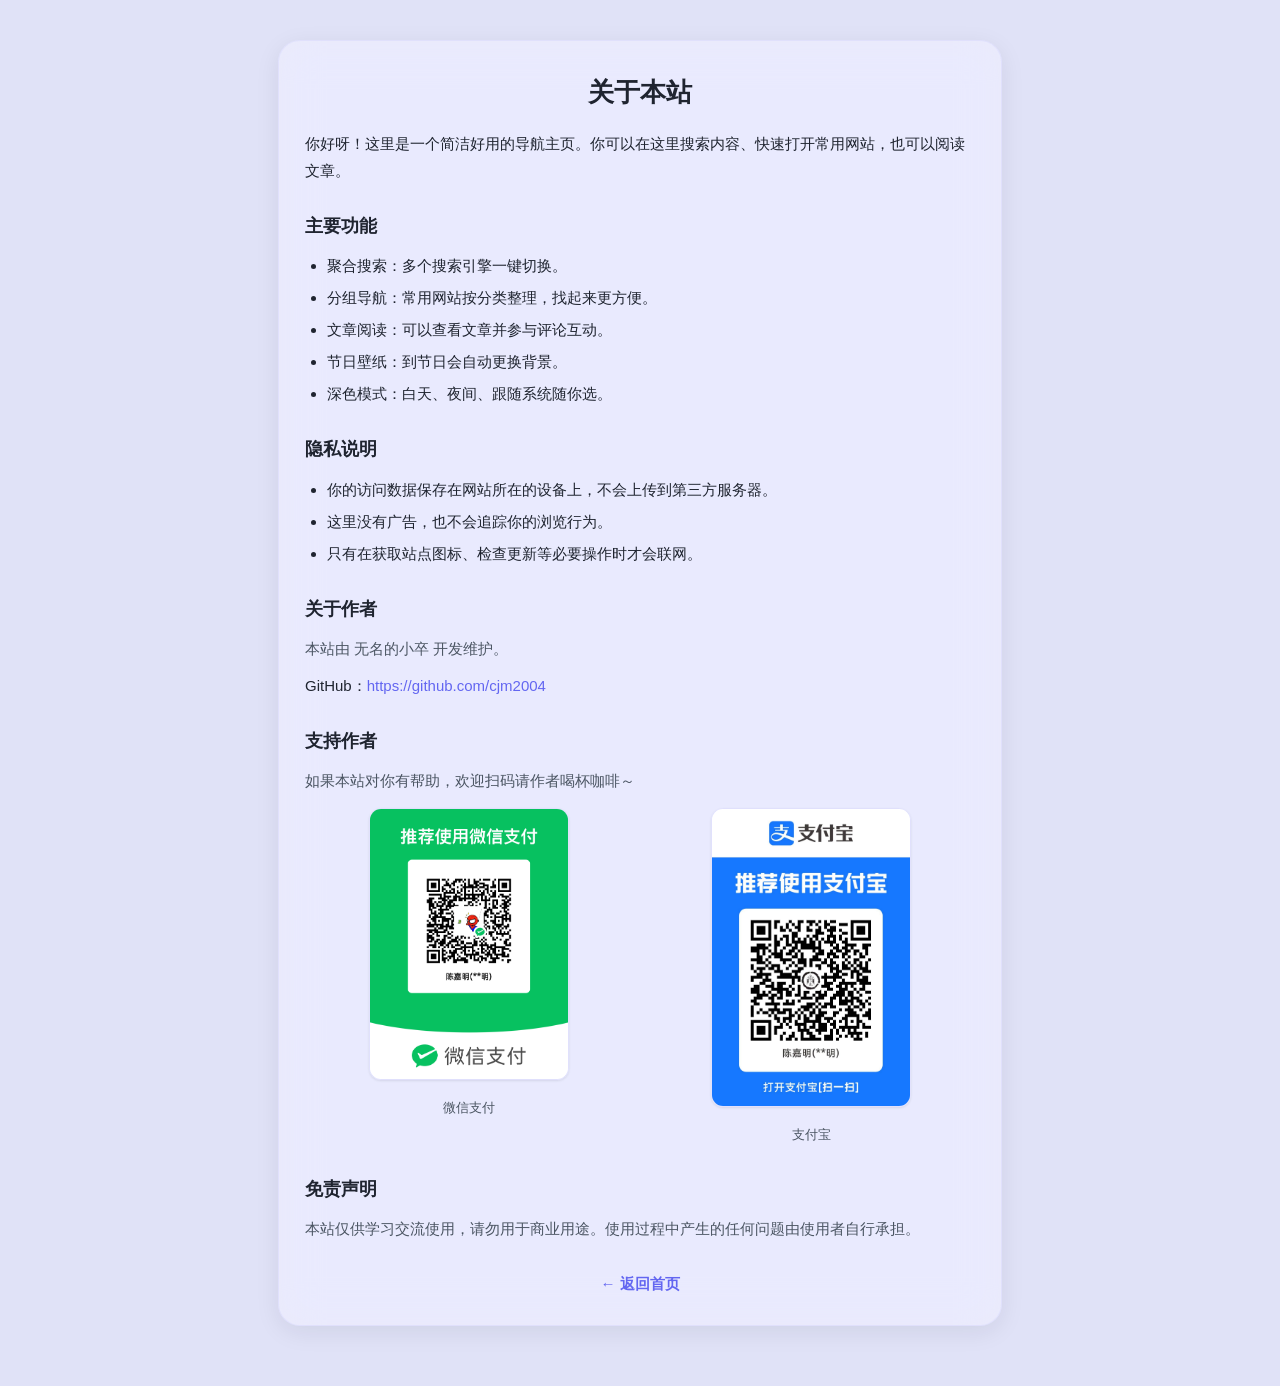
<file: go-src/web/about.html>
<!DOCTYPE html>
<html lang="zh-CN">
<head>
    <meta charset="UTF-8">
    <meta name="viewport" content="width=device-width, initial-scale=1">
    <title>关于本站 - 我的导航</title>
    <script src="assets/js/theme.js"></script>
    <link href="assets/css/style.css" type="text/css" rel="stylesheet">
    <style>
        body { margin: 0; min-height: 100vh; background: var(--page-bg); color: var(--ink); }
        .about-wrap { max-width: 760px; margin: 0 auto; padding: 40px 18px 60px; }
        .about-card {
            padding: 28px 26px; border: 1px solid var(--glass-border); border-radius: var(--radius-lg);
            background: var(--glass-bg); -webkit-backdrop-filter: var(--blur); backdrop-filter: var(--blur);
            box-shadow: var(--shadow-md); color: var(--ink); line-height: 1.8; font-size: 15px;
            overflow-wrap: anywhere;
        }
        .about-card h1 { margin: 0 0 14px; font-size: 26px; text-align: center; color: var(--ink); }
        .about-card h2 { margin: 26px 0 10px; font-size: 18px; color: var(--ink); }
        .about-card p { margin: 10px 0; }
        .about-card a { color: var(--accent); word-break: break-all; }
        .about-card ul { padding-left: 22px; margin: 8px 0; }
        .about-card li { margin: 5px 0; }
        .qr-row { display: grid; grid-template-columns: 1fr 1fr; gap: 14px; margin: 14px 0; text-align: center; }
        .qr-row figure { margin: 0; }
        .qr-row img { width: 100%; max-width: 200px; border: 1px solid var(--glass-border); border-radius: 12px; box-shadow: var(--shadow-sm); }
        .qr-row figcaption { margin-top: 8px; color: var(--ink-soft); font-size: 13px; }
        .back-home { display: block; text-align: center; margin-top: 28px; color: var(--accent); font-weight: 700; }
        .muted { color: var(--ink-soft); }
        @media (max-width: 640px) {
            .about-wrap { padding: 20px 12px 40px; }
            .about-card { padding: 22px 16px; }
            .qr-row { grid-template-columns: 1fr; }
        }
    </style>
</head>
<body>
    <div class="about-wrap">
        <div class="about-card">
            <h1>关于本站</h1>
            <p>你好呀！这里是一个简洁好用的导航主页。你可以在这里搜索内容、快速打开常用网站，也可以阅读文章。</p>

            <h2>主要功能</h2>
            <ul>
                <li>聚合搜索：多个搜索引擎一键切换。</li>
                <li>分组导航：常用网站按分类整理，找起来更方便。</li>
                <li>文章阅读：可以查看文章并参与评论互动。</li>
                <li>节日壁纸：到节日会自动更换背景。</li>
                <li>深色模式：白天、夜间、跟随系统随你选。</li>
            </ul>

            <h2>隐私说明</h2>
            <ul>
                <li>你的访问数据保存在网站所在的设备上，不会上传到第三方服务器。</li>
                <li>这里没有广告，也不会追踪你的浏览行为。</li>
                <li>只有在获取站点图标、检查更新等必要操作时才会联网。</li>
            </ul>

            <h2>关于作者</h2>
            <p class="muted">本站由 无名的小卒 开发维护。</p>
            <p>GitHub：<a href="https://github.com/cjm2004" target="_blank" rel="noopener">https://github.com/cjm2004</a></p>

            <h2>支持作者</h2>
            <p class="muted">如果本站对你有帮助，欢迎扫码请作者喝杯咖啡～</p>
            <div class="qr-row">
                <figure>
                    <img src="assets/img/donate/wechat.png" alt="微信支付收款码" loading="lazy">
                    <figcaption>微信支付</figcaption>
                </figure>
                <figure>
                    <img src="assets/img/donate/alipay.jpg" alt="支付宝收款码" loading="lazy">
                    <figcaption>支付宝</figcaption>
                </figure>
            </div>

            <h2>免责声明</h2>
            <p class="muted">本站仅供学习交流使用，请勿用于商业用途。使用过程中产生的任何问题由使用者自行承担。</p>

            <a class="back-home" href="index.html">&larr; 返回首页</a>
        </div>
    </div>
</body>
</html>
</file>
<file: go-src/web/assets/css/style.css>
/* ============================================================
   HelloPage 风格导航站 — 精致版样式
   设计语言：柔和渐变光斑 + 毛玻璃卡片 + 克制动效
   ============================================================ */

:root {
    --ink: #1f2430;
    --ink-soft: #4b5563;
    --ink-faint: #9aa3b2;
    --accent: #6366f1;
    --accent-2: #8b5cf6;
    --accent-rgb: 99, 102, 241;
    --accent-2-rgb: 139, 92, 246;
    --accent-soft: rgba(99, 102, 241, 0.14);
    --accent-faint: rgba(99, 102, 241, 0.08);
    --page-bg: #eef0f8;
    --page-bg-2: #e8ebf8;
    --glass-bg: rgba(255, 255, 255, 0.55);
    --glass-border: rgba(255, 255, 255, 0.7);
    --control-bg: rgba(255, 255, 255, 0.72);
    --title-ink-start: #111827;
    --shadow-sm: 0 1px 2px rgba(17, 24, 39, 0.04), 0 1px 3px rgba(17, 24, 39, 0.06);
    --shadow-md: 0 6px 24px rgba(17, 24, 39, 0.08);
    --shadow-lg: 0 16px 48px rgba(79, 70, 229, 0.16);
    --radius-lg: 22px;
    --radius-md: 16px;
    --radius-sm: 12px;
    --blur: saturate(160%) blur(20px);
}

:root[data-theme="dark"] {
    --ink: #e6edf2;
    --title-ink-start: #e6edf2;
    --ink-soft: #a9b8c6;
    --ink-faint: #748494;
    --shadow-sm: 0 1px 2px rgba(0, 0, 0, 0.35), 0 1px 3px rgba(0, 0, 0, 0.3);
    --shadow-md: 0 6px 24px rgba(0, 0, 0, 0.38);
    --shadow-lg: 0 16px 48px rgba(0, 0, 0, 0.46);
}
@media (prefers-color-scheme: dark) {
    :root:not([data-theme="light"]) {
        --ink: #e6edf2;
        --title-ink-start: #e6edf2;
        --ink-soft: #a9b8c6;
        --ink-faint: #748494;
        --shadow-sm: 0 1px 2px rgba(0, 0, 0, 0.35), 0 1px 3px rgba(0, 0, 0, 0.3);
        --shadow-md: 0 6px 24px rgba(0, 0, 0, 0.38);
        --shadow-lg: 0 16px 48px rgba(0, 0, 0, 0.46);
    }
}

* { box-sizing: border-box; }

a { text-decoration: none; color: inherit; }

body {
    margin: 0;
    font-size: 14px;
    color: var(--ink);
    font-family: -apple-system, BlinkMacSystemFont, "Segoe UI", "PingFang SC",
        "Hiragino Sans GB", "Microsoft YaHei", "Helvetica Neue", Arial, sans-serif;
    line-height: 1.5;
    overflow-x: hidden;
    min-height: 100vh;
    /* 背景由季节/节日图片提供，图片失效时回退到柔和光斑 */
    background-color: var(--page-bg);
    background-image:
        radial-gradient(52% 42% at 12% 8%, rgba(var(--accent-rgb), 0.18), transparent 62%),
        radial-gradient(44% 36% at 88% 2%, rgba(139, 92, 246, 0.16), transparent 60%),
        radial-gradient(40% 38% at 82% 82%, rgba(56, 189, 248, 0.15), transparent 62%),
        radial-gradient(46% 42% at 14% 92%, rgba(244, 114, 182, 0.13), transparent 60%),
        radial-gradient(60% 60% at 50% 50%, rgba(255, 255, 255, 0.55), transparent 70%);
    background-attachment: fixed;
    -webkit-font-smoothing: antialiased;
}

/* ---------- 背景层（图片 / 视频，可选覆盖在光斑之上） ---------- */
.banner-video {
    position: fixed;
    inset: 0;
    z-index: 0;
    overflow: hidden;
    pointer-events: none;
    background: radial-gradient(ellipse at 20% 10%, #dfe3fc, transparent 65%), radial-gradient(ellipse at 80% 85%, #f5e1ee, transparent 65%);

}

.banner-video::after {
    content: "";
    position: absolute;
    inset: 0;
    background: linear-gradient(180deg, rgba(245, 248, 255, 0.2) 0%, rgba(238, 240, 248, 0.48) 52%, rgba(238, 240, 248, 0.9) 100%);
}

.banner-video img,
.banner-video video {
    width: 100%;
    height: 100%;
    object-fit: cover;
    opacity: 0.82;
    filter: saturate(0.9) contrast(0.95);
}

.bottom-cover {
    display: none;
}

/* ---------- 顶部导航 ---------- */
.navbar {
    position: relative;
    z-index: 1000;
    display: flex;
    align-items: center;
    justify-content: space-between;
    padding: 20px 32px;
    max-width: 1240px;
    margin: 0 auto;
}

.navbar-toggler {
    display: none;
    background: none;
    border: none;
    color: var(--ink);
    cursor: pointer;
    padding: 8px;
    border-radius: 10px;
}

.type-right { display: none; }

.collapse {
    display: flex;
    align-items: center;
    justify-content: space-between;
    flex: 1;
    margin-left: 20px;
}

.nav-admin-entry {
    margin-left: auto;
    padding: 0 18px;
}

.nav-admin-link {
    display: inline-flex;
    align-items: center;
    min-height: 36px;
    padding: 0 14px;
    border: 1px solid var(--glass-border);
    border-radius: 12px;
    background: var(--glass-bg);
    box-shadow: var(--shadow-sm);
    color: var(--ink-soft);
    font-size: 13px;
    font-weight: 650;
    transition: transform 0.2s ease, background 0.2s ease, color 0.2s ease;
}

.nav-admin-link:hover {
    color: var(--ink);
    background: var(--control-bg);
    transform: translateY(-1px);
}

#nav-menu {
    display: flex;
    align-items: center;
    gap: 6px;
    list-style: none;
    margin: 0;
    padding: 0;
}

#nav-menu .nav-item .nav-link {
    display: inline-block;
    padding: 8px 16px;
    border-radius: 999px;
    color: var(--ink-soft);
    font-size: 14px;
    font-weight: 500;
    transition: color 0.2s, background 0.2s;
}

#nav-menu .nav-item .nav-link:hover {
    color: var(--ink);
    background: var(--glass-bg);
}

#main {
    display: flex;
    flex-direction: column;
    align-items: flex-end;
    line-height: 1.2;
}

#show_time {
    font-family: "Micro", ui-monospace, "SF Mono", Menlo, monospace;
    font-size: 30px;
    font-weight: 700;
    letter-spacing: 1px;
    color: var(--ink);
    font-variant-numeric: tabular-nums;
}

#show_date {
    font-size: 13px;
    color: var(--ink-faint);
    margin-top: 2px;
}

/* ---------- 主容器 ---------- */
.container {
    position: relative;
    z-index: 100;
    max-width: 1120px;
    margin: 0 auto;
    padding: 26px 24px 80px;
}

/* ---------- 标题区 ---------- */
.title {
    margin: 0;
    text-align: center;
    font-size: 33px;
    font-weight: 800;
    letter-spacing: 0.4px;
    background: linear-gradient(120deg, var(--title-ink-start) 0%, var(--accent) 55%, var(--accent-2) 100%);
    -webkit-background-clip: text;
    background-clip: text;
    -webkit-text-fill-color: transparent;
    color: transparent;
}

.content {
    margin: 9px auto 0;
    text-align: center;
    font-size: 15px;
    color: var(--ink-soft);
    letter-spacing: 0.5px;
}

/* ---------- 搜索区 ---------- */
#search {
    position: relative;
    z-index: 2000;
    max-width: 660px;
    margin: 20px auto 0;
}

.search-type {
    display: flex;
    flex-wrap: wrap;
    justify-content: center;
    gap: 8px;
    list-style: none;
    margin: 0 0 16px;
    padding: 0;
}

.search-type li { display: inline-block; }

.search-type li label {
    display: inline-flex;
    align-items: center;
    gap: 7px;
    padding: 8px 15px;
    border-radius: 999px;
    background: var(--glass-bg);
    -webkit-backdrop-filter: var(--blur);
    backdrop-filter: var(--blur);
    border: 1px solid var(--glass-border);
    box-shadow: var(--shadow-sm);
    font-size: 13px;
    font-weight: 600;
    color: var(--ink-soft);
    cursor: pointer;
    transition: transform 0.18s ease, box-shadow 0.18s ease, background 0.18s ease;
    user-select: none;
}

.search-type li label .icon,
.search-type li label svg.icon,
.search-type li label img {
    width: 15px;
    height: 15px;
    flex: none;
    vertical-align: middle;
}

.search-type li label:hover {
    transform: translateY(-1px);
    box-shadow: var(--shadow-md);
}

.search-type input:checked + label {
    color: #fff;
    background: linear-gradient(135deg, var(--accent), var(--accent-2));
    border-color: transparent;
    box-shadow: 0 8px 20px rgba(var(--accent-rgb), 0.32);
}

.search-type input:checked + label span { color: #fff; }

.search-type input:checked + label .icon,
.search-type input:checked + label svg.icon,
.search-type input:checked + label img { filter: brightness(10); }

/* 搜索框 */
#super-search-fm {
    position: relative;
    display: flex;
    align-items: center;
}

#search-text {
    width: 100%;
    height: 58px;
    border: 1px solid var(--glass-border);
    border-radius: 20px;
    background: var(--glass-bg);
    -webkit-backdrop-filter: var(--blur);
    backdrop-filter: var(--blur);
    box-shadow: var(--shadow-md);
    font-size: 16px;
    color: var(--ink);
    padding: 0 74px 0 24px;
    outline: none;
    transition: box-shadow 0.22s ease, border-color 0.22s ease, background 0.22s ease;
}

#search-text::placeholder { color: var(--ink-faint); }

#search-text:focus {
    border-color: rgba(var(--accent-rgb), 0.55);
    background: var(--control-bg);
    box-shadow: 0 0 0 4px rgba(var(--accent-rgb), 0.12), var(--shadow-lg);
}

#super-search-fm .submit {
    position: absolute;
    right: 8px;
    top: 50%;
    transform: translateY(-50%);
    width: 44px;
    height: 44px;
    border: none;
    border-radius: 14px;
    background: linear-gradient(135deg, var(--accent), var(--accent-2));
    cursor: pointer;
    display: flex;
    align-items: center;
    justify-content: center;
    transition: transform 0.18s ease, box-shadow 0.18s ease;
    box-shadow: 0 6px 16px rgba(var(--accent-rgb), 0.32);
}

#super-search-fm .submit:hover {
    transform: translateY(-50%) scale(1.05);
    box-shadow: 0 10px 22px rgba(var(--accent-rgb), 0.4);
}

#super-search-fm .submit svg { width: 20px; height: 20px; color: #fff; }

/* 键盘操作与本地站点筛选 */
[hidden] { display: none !important; }
:focus-visible { outline: 3px solid var(--accent); outline-offset: 3px; }
.engine-radio { position: absolute; opacity: 0; width: 1px; height: 1px; }
.engine-radio:focus-visible + label { outline: 3px solid var(--accent); outline-offset: 3px; }
    .group-icon { display: inline-flex; align-items: center; flex: none; }
.group-icon svg, .group-icon img { width: 20px; height: 20px; }
.group-icon img { object-fit: contain; }
.filter-toolbar { display: flex; align-items: center; gap: 12px; flex-wrap: wrap; margin-top: 22px; }
.filter-toolbar label { font-weight: 700; color: var(--ink-soft); }
.filter-toolbar input { flex: 1; min-width: 160px; padding: 11px 14px; border-radius: 12px; border: 1px solid var(--glass-border); background: var(--glass-bg); font: inherit; color: var(--ink); -webkit-appearance: none; appearance: none; }
:root[data-theme="dark"] .filter-toolbar input { background: var(--glass-bg); color: var(--ink); }
#filter-status { color: var(--ink-soft); font-size: 12px; }
.empty-state { text-align: center; padding: 32px; border-radius: 18px; background: var(--glass-bg); }
.mylist .title { background: none; -webkit-text-fill-color: currentColor; text-align: left; }
@media (prefers-reduced-motion: reduce) { *, *::before, *::after { animation: none !important; transition: none !important; scroll-behavior: auto !important; } }

/* 壁纸管理 */
.wp-upload { padding: 14px; border: 1px dashed var(--glass-border); border-radius: 14px; background: var(--glass-bg); margin-bottom: 16px; }
.wp-sub-title { margin: 0 0 10px; font-size: 14px; color: var(--ink); }
.wp-upload-grid { display: grid; grid-template-columns: 150px 1fr 1fr 1fr auto; gap: 8px; align-items: center; }
.wp-grid { display: grid; grid-template-columns: repeat(auto-fill, minmax(220px, 1fr)); gap: 14px; }
.wp-card { overflow: hidden; border: 1px solid var(--glass-border); border-radius: 14px; background: var(--glass-bg); -webkit-backdrop-filter: var(--blur); backdrop-filter: var(--blur); box-shadow: var(--shadow-sm); }
.wp-thumb { display: block; width: 100%; height: 120px; object-fit: cover; background: rgba(127,127,127,.12); }
.wp-body { display: grid; gap: 8px; padding: 10px; }
.wp-body input, .wp-body select, .wp-upload-grid input, .wp-upload-grid select { width: 100%; padding: 8px 10px; border: 1px solid var(--glass-border); border-radius: 9px; background: var(--control-bg); color: var(--ink); font: inherit; font-size: 13px; }
.wp-upload-grid input[type=file] { padding: 6px; }
.wp-actions { display: flex; gap: 8px; }
.wp-btn { padding: 8px 12px; border: 1px solid var(--glass-border); border-radius: 9px; background: var(--control-bg); color: var(--ink); cursor: pointer; font: inherit; font-size: 13px; font-weight: 600; }
.wp-btn.primary { border: 0; color: #fff; background: linear-gradient(135deg, var(--accent), var(--accent-2)); }
.wp-btn.danger { color: #e11d48; }
.wp-btn:disabled { opacity: .55; cursor: not-allowed; }
.wp-status { margin: 12px 0 0; color: var(--ink-soft); font-size: 13px; }
@media (max-width: 680px) { .wp-upload-grid { grid-template-columns: 1fr 1fr; } .wp-upload-grid input[type=file] { grid-column: 1 / -1; } }

/* WebDAV 与备份 */
.wd-section { margin: 20px 0; padding-top: 18px; border-top: 1px solid var(--glass-border); }
.wd-section h3 { margin: 0 0 10px; font-size: 15px; color: var(--ink); }
.backup-list { display: grid; gap: 8px; margin-top: 12px; }
.backup-row { display: flex; justify-content: space-between; align-items: center; gap: 10px; padding: 9px 11px; border: 1px solid var(--glass-border); border-radius: 10px; background: var(--glass-bg); color: var(--ink-soft); font-size: 13px; overflow-wrap: anywhere; }
.backup-row small { color: var(--ink-faint); }
.backup-row .btn { flex: none; }

/* 浏览量仪表盘 */
.dash-cards { display: grid; grid-template-columns: repeat(auto-fill, minmax(150px, 1fr)); gap: 12px; margin-bottom: 16px; }
.dash-card { padding: 14px; border: 1px solid var(--glass-border); border-radius: 14px; background: var(--glass-bg); -webkit-backdrop-filter: var(--blur); backdrop-filter: var(--blur); box-shadow: var(--shadow-sm); }
.dash-card-label { display: block; color: var(--ink-soft); font-size: 12px; margin-bottom: 6px; }
.dash-card-value { font-size: 26px; font-weight: 800; color: var(--ink); }
.dash-card-sub { display: block; color: var(--ink-faint); font-size: 11px; margin-top: 4px; }
.dash-top { margin-bottom: 16px; }
.dash-sub-title { margin: 0 0 8px; font-size: 14px; color: var(--ink); }
.dash-top-row { display: flex; justify-content: space-between; gap: 10px; padding: 7px 10px; border: 1px solid var(--glass-border); border-radius: 10px; background: var(--glass-bg); margin-bottom: 6px; color: var(--ink-soft); font-size: 13px; }
.dash-top-row strong { color: var(--ink); }

.dash-head h2 { margin: 0 0 6px; font-size: 18px; color: var(--ink); }
.dash-hint { margin: 0 0 14px; color: var(--ink-soft); font-size: 13px; line-height: 1.6; }
.dash-controls { display: flex; align-items: center; gap: 8px; margin-bottom: 12px; }
.dash-label { color: var(--ink-soft); font-size: 13px; }
.dash-select { padding: 8px 12px; border: 1px solid var(--glass-border); border-radius: 10px; background: var(--control-bg); color: var(--ink); font: inherit; }
.dash-legend { display: flex; flex-wrap: wrap; gap: 10px 16px; margin-bottom: 10px; }
.dash-legend-item { display: inline-flex; align-items: center; gap: 6px; color: var(--ink-soft); font-size: 12px; }
.dash-legend-dot { width: 10px; height: 10px; border-radius: 999px; display: inline-block; }
.dash-canvas-wrap { position: relative; width: 100%; overflow: hidden; border: 1px solid var(--glass-border); border-radius: 14px; background: var(--glass-bg); -webkit-backdrop-filter: var(--blur); backdrop-filter: var(--blur); }
.dash-canvas { display: block; cursor: grab; touch-action: pan-x; }
.dash-canvas:active { cursor: grabbing; }
.dash-tooltip { position: absolute; z-index: 5; min-width: 150px; max-width: 220px; padding: 9px 11px; border-left: 4px solid var(--accent); border-radius: 10px; background: rgba(15, 23, 42, .9); color: #fff; box-shadow: var(--shadow-md); pointer-events: none; }
.dash-tooltip strong { display: block; font-size: 13px; margin-bottom: 3px; }
.dash-tooltip span { font-size: 12px; color: rgba(255,255,255,.85); }
.dash-message { min-height: 1.5em; margin: 12px 0 0; color: var(--ink-soft); font-size: 13px; }

/* 捐赠按钮与弹窗 */
.donate-btn { display: inline-flex; align-items: center; gap: 6px; margin-bottom: 12px; padding: 8px 18px; border: 0; border-radius: 999px; background: linear-gradient(135deg, var(--accent), var(--accent-2)); color: #fff; cursor: pointer; font: inherit; font-size: 13px; font-weight: 700; box-shadow: 0 6px 16px rgba(var(--accent-rgb), .3); transition: transform .15s, box-shadow .15s; }
.donate-btn:hover { transform: translateY(-1px); box-shadow: 0 8px 20px rgba(var(--accent-rgb), .36); }
.donate-modal { position: fixed; inset: 0; z-index: 9998; display: grid; place-items: center; padding: 18px; background: rgba(15, 23, 42, .5); -webkit-backdrop-filter: blur(4px); backdrop-filter: blur(4px); }
.donate-modal[hidden] { display: none !important; }
.donate-panel { width: min(430px, 100%); max-height: 86vh; overflow: auto; padding: 22px; border: 1px solid var(--glass-border); border-radius: var(--radius-lg); background: var(--glass-bg); -webkit-backdrop-filter: var(--blur); backdrop-filter: var(--blur); box-shadow: var(--shadow-lg); text-align: center; color: var(--ink); }
.donate-panel h2 { margin: 0 0 8px; font-size: 20px; }
.donate-text { margin: 0 0 14px; color: var(--ink-soft); font-size: 14px; line-height: 1.7; }
.donate-grid { display: grid; grid-template-columns: repeat(2, minmax(0, 1fr)); gap: 12px; margin: 0 0 14px; }
.donate-grid figure { margin: 0; }
.donate-grid img { display: block; width: 100%; max-width: 185px; margin: 0 auto; border: 1px solid var(--glass-border); border-radius: 12px; box-shadow: var(--shadow-sm); }
.donate-grid figcaption { margin-top: 7px; color: var(--ink-soft); font-size: 13px; font-weight: 600; }
.donate-close { padding: 8px 22px; border: 1px solid var(--glass-border); border-radius: 10px; background: var(--control-bg); color: var(--ink); cursor: pointer; font: inherit; font-weight: 700; }
@media (max-width: 430px) { .donate-grid { grid-template-columns: 1fr; } }

/* 更新管理器弹窗 */
.hp-update-overlay { position: fixed; inset: 0; z-index: 99999; display: grid; place-items: center; padding: 20px; background: rgba(15, 23, 42, .46); backdrop-filter: blur(4px); }
.hp-update-panel { width: min(420px, 100%); padding: 24px; border: 1px solid var(--glass-border); border-radius: var(--radius-lg); background: var(--glass-bg); -webkit-backdrop-filter: var(--blur); backdrop-filter: var(--blur); box-shadow: var(--shadow-lg); color: var(--ink); }
.hp-update-panel h2 { margin: 0 0 10px; font-size: 20px; }
.hp-update-content { margin: 0 0 10px; line-height: 1.7; }
.hp-update-notes { margin: 0 0 18px; color: var(--ink-soft); white-space: pre-wrap; overflow-wrap: anywhere; }
.hp-update-actions { display: flex; justify-content: flex-end; gap: 10px; }
.hp-update-btn { padding: 9px 16px; border: 1px solid var(--glass-border); border-radius: 10px; background: var(--control-bg); color: var(--ink); cursor: pointer; font: inherit; font-weight: 700; }
.hp-update-btn.primary { border: 0; color: #fff; background: linear-gradient(135deg, var(--accent), var(--accent-2)); box-shadow: 0 6px 16px rgba(var(--accent-rgb), .3); }

/* 搜索建议 */
#word {
    position: absolute;
    top: 66px;
    left: 0;
    right: 0;
    list-style: none;
    margin: 0;
    padding: 8px;
    background: var(--control-bg);
    -webkit-backdrop-filter: var(--blur);
    backdrop-filter: var(--blur);
    border: 1px solid var(--glass-border);
    border-radius: 16px;
    box-shadow: var(--shadow-lg);
    z-index: 20000;
    overflow: hidden;
}

#word li {
    padding: 11px 16px;
    border-radius: 10px;
    cursor: pointer;
    font-size: 14px;
    color: var(--ink);
    transition: background 0.15s;
}

#word li:hover,
#word li.selected { background: rgba(var(--accent-rgb), 0.1); }

/* ---------- 导航分组卡片 ---------- */
#nav-list { margin-top: 26px; }

.mylist {
    list-style: none;
    margin: 0 0 22px;
    padding: 18px 20px 14px;
    background: var(--glass-bg);
    -webkit-backdrop-filter: var(--blur);
    backdrop-filter: var(--blur);
    border: 1px solid var(--glass-border);
    border-radius: var(--radius-lg);
    box-shadow: var(--shadow-md);
}

.mylist.anim {
    animation: fadeUp 0.6s cubic-bezier(0.22, 1, 0.36, 1) both;
}

@keyframes fadeUp {
    from { opacity: 0; transform: translateY(18px); }
    to { opacity: 1; transform: translateY(0); }
}

/* 分组标题 */
.mylist .title {
    display: flex;
    align-items: center;
    gap: 10px;
    margin: 0 0 2px;
    padding: 0 4px 12px;
    font-size: 14px;
    font-weight: 700;
    color: var(--ink);
    border-bottom: 1px solid rgba(17, 24, 39, 0.06);
}

.mylist .title .icon,
.mylist .title svg.icon {
    width: 20px;
    height: 20px;
    flex: none;
}

.mylist .title .count {
    margin-left: auto;
    font-size: 12px;
    font-weight: 500;
    color: var(--ink-faint);
    letter-spacing: 0.5px;
}

/* 站点网格 */
.mylist .sites {
    display: grid;
    grid-template-columns: repeat(auto-fill, minmax(240px, 1fr));
    gap: 8px;
    padding: 12px 0 4px;
}

.mylist .sites .site {
    display: flex;
    flex-direction: row;
    align-items: center;
    gap: 12px;
    padding: 10px 12px;
    min-height: 64px;
    min-width: 0;
    border-radius: 14px;
    color: var(--ink-soft);
    background: rgba(255, 255, 255, 0.34);
    border: 1px solid rgba(255, 255, 255, 0.42);
    transition: background 0.2s ease, transform 0.2s ease, box-shadow 0.2s ease;
}

.mylist .sites .site:hover {
    background: rgba(255, 255, 255, 0.75);
    transform: translateY(-3px);
    box-shadow: var(--shadow-md);
}

.mylist .sites .site .logo-box {
    position: relative;
    width: 46px;
    height: 46px;
    flex: none;
}

.mylist .sites .site img,
.mylist .sites .site .letter-fallback,
.mylist .sites .site > .group-icon {
    width: 46px;
    height: 46px;
    border-radius: 13px;
    display: flex;
    align-items: center;
    justify-content: center;
    object-fit: contain;
    background: #fff;
    box-shadow: inset 0 0 0 1px rgba(17, 24, 39, 0.05), var(--shadow-sm);
    padding: 8px;
    transition: transform 0.2s ease;
}

.mylist .sites .site > .group-icon svg {
    width: 100%;
    height: 100%;
    display: block;
}

.mylist .sites .site:hover img,
.mylist .sites .site:hover .letter-fallback,
.mylist .sites .site:hover > .group-icon { transform: scale(1.08); }

.mylist .sites .site .letter-fallback {
    position: absolute;
    inset: 0;
    width: 100%;
    height: 100%;
    color: #fff;
    font-size: 19px;
    font-weight: 700;
    padding: 0;
}

.mylist .sites .site .site-text {
    display: flex;
    flex-direction: column;
    gap: 3px;
    min-width: 0;
    flex: 1;
    overflow: hidden;
}
.mylist .sites .site .site-text .name {
    font-size: 14px;
    font-weight: 700;
    color: #111827;
    text-align: left;
    white-space: nowrap;
    overflow: hidden;
    text-overflow: ellipsis;
}
.mylist .sites .site .site-text .description {
    font-size: 12px;
    color: #6b7280;
    text-align: left;
    white-space: nowrap;
    overflow: hidden;
    text-overflow: ellipsis;
}
.mylist .sites .site .site-text .name,
.mylist .sites .site .site-text .description {
    min-width: 0;
    overflow: hidden;
    text-overflow: clip;
}
.mylist .sites .site .site-text .marquee-track {
    display: inline-block;
    white-space: nowrap;
}
.mylist .sites .site .site-text .marquee-track.marquee {
    animation: hp-marquee 8s linear infinite normal;
}
@keyframes hp-marquee {
    0%, 12% { transform: translateX(0); }
    88%, 100% { transform: translateX(calc(-1 * var(--marquee-distance))); }
}

.mylist .sites .site-item {
    min-width: 0;
    border-radius: var(--radius-md);
}

.mylist .sites .site-item .site {
    height: 100%;
}

.mylist .sites .site-item .info {
    display: flex;
    justify-content: center;
    gap: 8px;
    padding: 0 4px 8px;
}

.mylist .sites .site-item .info-action {
    padding: 2px 4px;
    border: 0;
    border-radius: 5px;
    color: var(--ink-faint);
    background: transparent;
    cursor: pointer;
    font: inherit;
    font-size: 11px;
    line-height: 1.4;
}

.mylist .sites .site-item .info-action:hover {
    color: var(--accent);
    background: rgba(var(--accent-rgb), 0.08);
}

.article-dialog {
    width: min(680px, calc(100% - 32px));
    max-height: min(720px, calc(100% - 32px));
    padding: 0;
    border: 1px solid var(--glass-border);
    border-radius: var(--radius-md);
    background: rgba(255, 255, 255, 0.94);
    color: var(--ink);
    box-shadow: var(--shadow-lg);
}

.article-dialog::backdrop {
    background: rgba(31, 36, 48, 0.36);
    backdrop-filter: blur(3px);
}

.article-dialog-fallback {
    position: fixed;
    inset: 0;
    z-index: 1000;
    display: flex;
    align-items: center;
    justify-content: center;
    margin: 0;
    background: rgba(31, 36, 48, 0.36);
}

.article-panel {
    display: flex;
    flex-direction: column;
    max-height: min(720px, calc(100vh - 32px));
    padding: 24px;
}

.article-title {
    margin: 0 0 16px;
    color: var(--ink);
    font-size: 20px;
}

.article-content {
    min-height: 0;
    overflow: auto;
    color: var(--ink-soft);
    line-height: 1.7;
    white-space: pre-wrap;
    overflow-wrap: anywhere;
}

.article-close {
    align-self: flex-end;
    margin-top: 20px;
    padding: 6px 12px;
    border: 1px solid var(--glass-border);
    border-radius: 8px;
    color: var(--ink-soft);
    background: rgba(var(--accent-rgb), 0.08);
    cursor: pointer;
    font: inherit;
    font-size: 12px;
}

.article-close:hover { color: var(--accent); }

/* ---------- 页脚 ---------- */
.footer {
    margin-top: 40px;
    padding: 24px 0 8px;
    text-align: center;
    color: var(--ink-faint);
    font-size: 12px;
}

.footer a.icp {
    color: var(--ink-faint);
    margin: 0 6px;
    font-size: 12px;
}

.footer a.icp:hover { color: var(--ink-soft); }

.footer p { margin: 6px 0 0; }

.footer p a { color: var(--ink-faint); }
.footer p a:hover { color: var(--accent); }

/* ---------- 返回顶部 ---------- */
#toTop {
    position: fixed;
    right: 24px;
    bottom: 28px;
    width: 46px;
    height: 46px;
    border-radius: 14px;
    background: var(--glass-bg);
    -webkit-backdrop-filter: var(--blur);
    backdrop-filter: var(--blur);
    border: 1px solid var(--glass-border);
    box-shadow: var(--shadow-md);
    z-index: 999;
    display: none;
    align-items: center;
    justify-content: center;
    transition: transform 0.2s ease, box-shadow 0.2s ease;
}

#toTop:hover {
    transform: translateY(-2px);
    box-shadow: var(--shadow-lg);
}

#toTop svg { width: 20px; height: 20px; color: var(--accent); }

/* ---------- 自定义滚动条 ---------- */
::-webkit-scrollbar { width: 9px; height: 9px; }
::-webkit-scrollbar-track { background: transparent; }
::-webkit-scrollbar-thumb {
    background: rgba(17, 24, 39, 0.16);
    border-radius: 8px;
    border: 2px solid transparent;
    background-clip: content-box;
}
::-webkit-scrollbar-thumb:hover { background-color: rgba(17, 24, 39, 0.28); }

/* ---------- 登录页面 ---------- */
.auth-page {
    min-height: 100vh;
    display: grid;
    place-items: center;
    padding: 28px 18px;
    background-image:
        linear-gradient(135deg, rgba(var(--accent-rgb), 0.16), rgba(var(--accent-2-rgb), 0.16)),
        url("../img/background.jpg");
    background-size: cover;
    background-position: center;
}

.auth-shell {
    width: min(100%, 440px);
}

.auth-panel {
    padding: 34px;
    border: 1px solid var(--glass-border);
    border-radius: 24px;
    background: var(--glass-bg);
    backdrop-filter: var(--blur);
    -webkit-backdrop-filter: var(--blur);
    box-shadow: 0 24px 70px rgba(var(--accent-rgb), 0.20);
}

.auth-brand,
.auth-back {
    color: var(--ink-soft);
    font-weight: 700;
}

.auth-brand {
    display: inline-flex;
    align-items: center;
    gap: 10px;
    font-size: 14px;
}

.auth-brand-mark {
    display: inline-grid;
    place-items: center;
    width: 32px;
    height: 32px;
    border-radius: 10px;
    color: #fff;
    background: linear-gradient(135deg, var(--accent), var(--accent-2));
    box-shadow: 0 8px 18px rgba(var(--accent-rgb), 0.28);
}

.auth-heading {
    margin: 42px 0 26px;
}

.eyebrow {
    color: var(--accent);
    font-size: 11px;
    font-weight: 800;
    letter-spacing: 1.8px;
}

.auth-heading h1 {
    margin: 8px 0 8px;
    color: var(--ink);
    font-size: 30px;
    letter-spacing: 0;
}

.auth-heading p {
    margin: 0;
    color: var(--ink-soft);
    font-size: 14px;
}

.auth-notice {
    min-height: 22px;
    margin-bottom: 8px;
    color: var(--ink-soft);
    font-size: 13px;
}

.auth-notice.error { color: #be123c; }

.auth-form { display: grid; gap: 10px; }

.field-label {
    color: var(--ink-soft);
    font-size: 13px;
    font-weight: 700;
}

.password-field {
    display: flex;
    align-items: center;
    border: 1px solid rgba(var(--accent-rgb), 0.16);
    border-radius: 13px;
    background: var(--control-bg);
    transition: border-color 0.2s ease, box-shadow 0.2s ease;
}

.password-field:focus-within {
    border-color: rgba(var(--accent-rgb), 0.55);
    box-shadow: 0 0 0 4px rgba(var(--accent-rgb), 0.12);
}

.password-field input {
    min-width: 0;
    flex: 1;
    height: 48px;
    padding: 0 14px;
    border: 0;
    outline: 0;
    background: transparent;
    color: var(--ink);
    font: inherit;
}

.password-toggle {
    margin-right: 8px;
    padding: 6px 8px;
    border: 0;
    border-radius: 8px;
    color: var(--accent);
    background: transparent;
    cursor: pointer;
    font-size: 12px;
    font-weight: 700;
}

.password-toggle:hover { background: rgba(var(--accent-rgb), 0.08); }
.confirm-field[hidden] { display: none; }

.auth-submit {
    height: 48px;
    margin-top: 10px;
    border: 0;
    border-radius: 13px;
    color: #fff;
    background: linear-gradient(135deg, var(--accent), var(--accent-2));
    box-shadow: 0 10px 24px rgba(var(--accent-rgb), 0.28);
    cursor: pointer;
    font: inherit;
    font-weight: 800;
    transition: transform 0.2s ease, box-shadow 0.2s ease, opacity 0.2s ease;
}

.auth-submit:hover { transform: translateY(-1px); box-shadow: 0 14px 28px rgba(var(--accent-rgb), 0.34); }
.auth-submit:disabled { cursor: wait; opacity: 0.65; transform: none; }

.auth-back {
    display: block;
    margin-top: 24px;
    text-align: center;
    color: var(--ink-faint);
    font-size: 13px;
}

.auth-back:hover { color: var(--accent); }

/* ---------- 时间字体 ---------- */
@font-face {
    font-family: "Micro";
    src: url("../font/MicroExtendFLF.ttf");
}

/* ---------- 响应式 ---------- */
@media screen and (max-width: 768px) {
    .navbar { padding: 16px 20px; }

    .navbar-toggler { display: block; }

    .type-right {
        display: block;
        margin-left: auto;
        margin-right: 12px;
    }

    .type-right svg { width: 22px; height: 22px; color: var(--ink-faint); }

    #nav-menu,
    #main { display: none; }

    .collapse {
        display: none;
        margin-left: 0;
    }

    .nav-admin-entry {
        margin: 0;
        padding: 10px 0 0;
        width: 100%;
    }

    .nav-admin-link {
        width: 100%;
        justify-content: center;
    }

    .collapse.show {
        display: block;
        max-height: calc(100dvh - 90px);
        overflow-y: auto;
        position: absolute;
        top: 64px;
        left: 16px;
        right: 16px;
        padding: 16px;
        border-radius: 18px;
        background: var(--control-bg);
        -webkit-backdrop-filter: var(--blur);
        backdrop-filter: var(--blur);
        border: 1px solid var(--glass-border);
        box-shadow: var(--shadow-lg);
    }

    .collapse.show #nav-menu {
        display: flex;
        flex-direction: column;
        align-items: flex-start;
        gap: 4px;
    }

    .collapse.show .nav-admin-entry {
        display: block;
    }

    .collapse.show #main {
        display: flex;
        align-items: flex-start;
        margin-top: 12px;
        padding-top: 12px;
        border-top: 1px solid rgba(17, 24, 39, 0.06);
    }

    #show_time { font-size: 26px; }

    .container { padding: 20px 16px 64px; }

    .title { font-size: 26px; }

    .search-type { gap: 6px; }
    .search-type li label { padding: 7px 12px; font-size: 12px; }

    #search-text { height: 54px; font-size: 15px; }

    .mylist { padding: 18px 16px 12px; border-radius: 18px; }
    .mylist .sites { grid-template-columns: repeat(auto-fill, minmax(170px, 1fr)); gap: 6px; }
    .mylist .sites .site { padding: 8px 10px; gap: 10px; min-height: 56px; }
    .mylist .sites .site .logo-box,
    .mylist .sites .site > .group-icon { width: 38px; height: 38px; }
    .mylist .sites .site img,
    .mylist .sites .site .letter-fallback { border-radius: 11px; }
    .mylist .sites .site .site-text .name { font-size: 13px; }
}

@media screen and (max-width: 520px) {
    .mylist .sites { grid-template-columns: repeat(3, 1fr); gap: 6px; }
    .mylist .sites .site {
        flex-direction: row;
        align-items: center;
        gap: 5px;
        padding: 8px 5px;
        min-height: 58px;
    }
    .mylist .sites .site .logo-box,
    .mylist .sites .site > .group-icon { width: 26px; height: 26px; }
    .mylist .sites .site img { padding: 5px; }
    .mylist .sites .site img,
    .mylist .sites .site .letter-fallback,
    .mylist .sites .site > .group-icon { border-radius: 9px; }
    .mylist .sites .site .letter-fallback { font-size: 15px; }
    .mylist .sites .site .site-text { align-items: stretch; flex: 1; min-width: 0; gap: 3px; }
    .mylist .sites .site .site-text .name { font-size: 11px; text-align: left; }
    .mylist .sites .site .site-text .description { display: block; font-size: 10px; line-height: 14px; }
}
</file>
